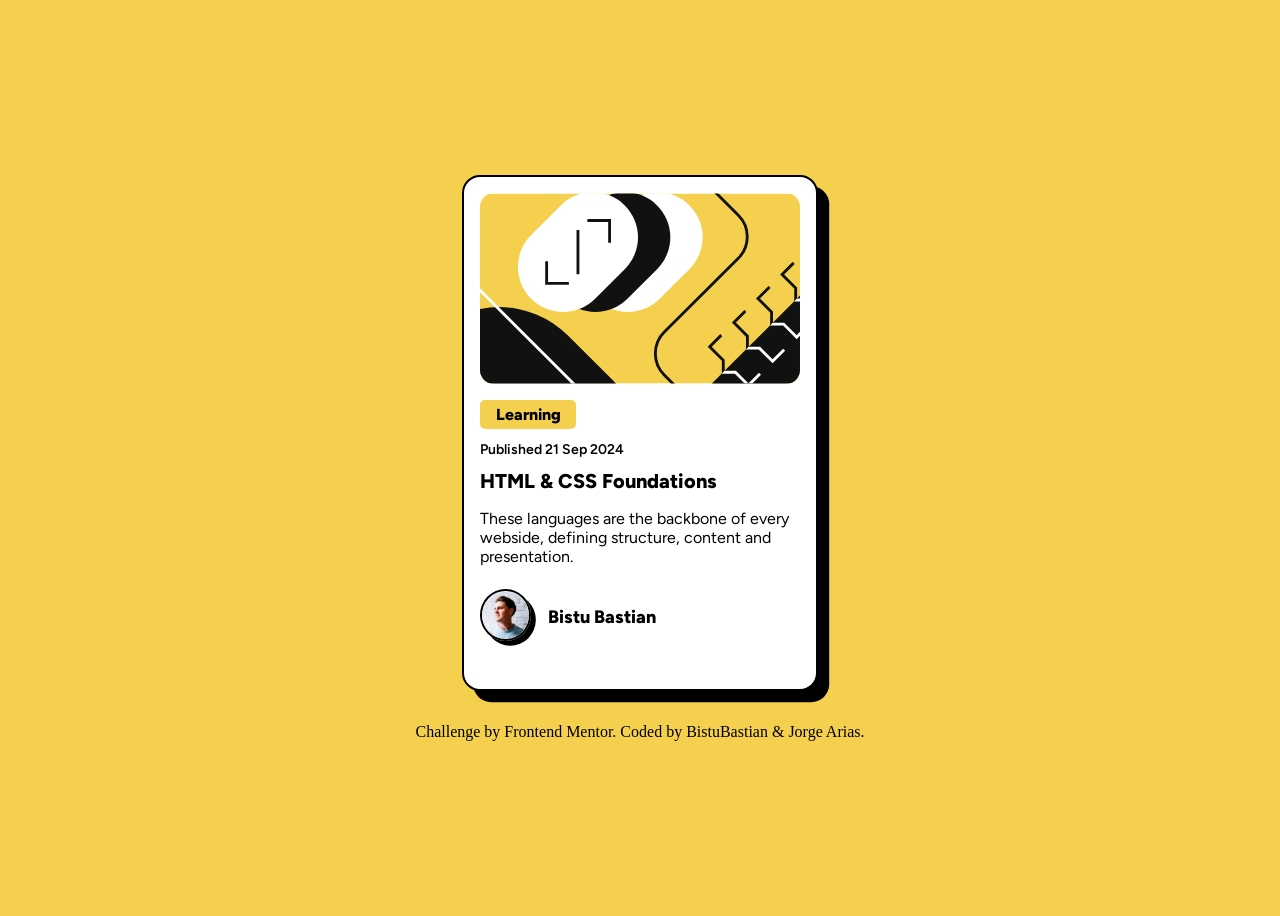
<file: index.html>
<!DOCTYPE html>
<html lang="en">
  <head>
    <meta charset="UTF-8" />
    <meta name="viewport" content="width=device-width, initial-scale=1.0" />
    <!-- displays site properly based on user's device -->
    <link rel="stylesheet" href="css/style.css" />
    <link rel="preconnect" href="https://fonts.googleapis.com" />
    <link rel="preconnect" href="https://fonts.gstatic.com" crossorigin />
    <link
      href="https://fonts.googleapis.com/css2?family=Figtree:ital,wght@0,300..900;1,300..900&display=swap"
      rel="stylesheet"
    />
    <link
      rel="icon"
      type="image/png"
      sizes="32x32"
      href="assets/images/favicon-32x32.png"
    />

    <title>Frontend Mentor | Blog preview card</title>
  </head>

  <body>
    <section>
      <figure>
        <img
          src="assets/images/illustration-article.svg"
          id="img1"
          alt="card_img"
        />
      </figure>
      <button>Learning</button>
      <article>
        <h2>Published 21 Sep 2024</h2>
        <a href="#">HTML & CSS Foundations</a>
        <p>
          These languages are the backbone of every webside, defining structure,
          content and presentation.
        </p>
      </article>
      <div>
        <figure>
          <img
            src="assets/images/image-avatar.webp"
            id="img2"
            alt="user_icon"
          />
        </figure>
        <h4>Bistu Bastian</h4>
      </div>
    </section>
    <footer>
      Challenge by
      <a href="https://www.frontendmentor.io?ref=challenge" target="_blank"
        >Frontend Mentor</a
      >. Coded by
      <a href="https://github.com/BistuBastian" target="_blank">BistuBastian</a>
      &
      <a href="https://github.com/jorgearias2404" target="_blank">Jorge Arias</a
      >.
    </footer>
  </body>
</html>
</file>
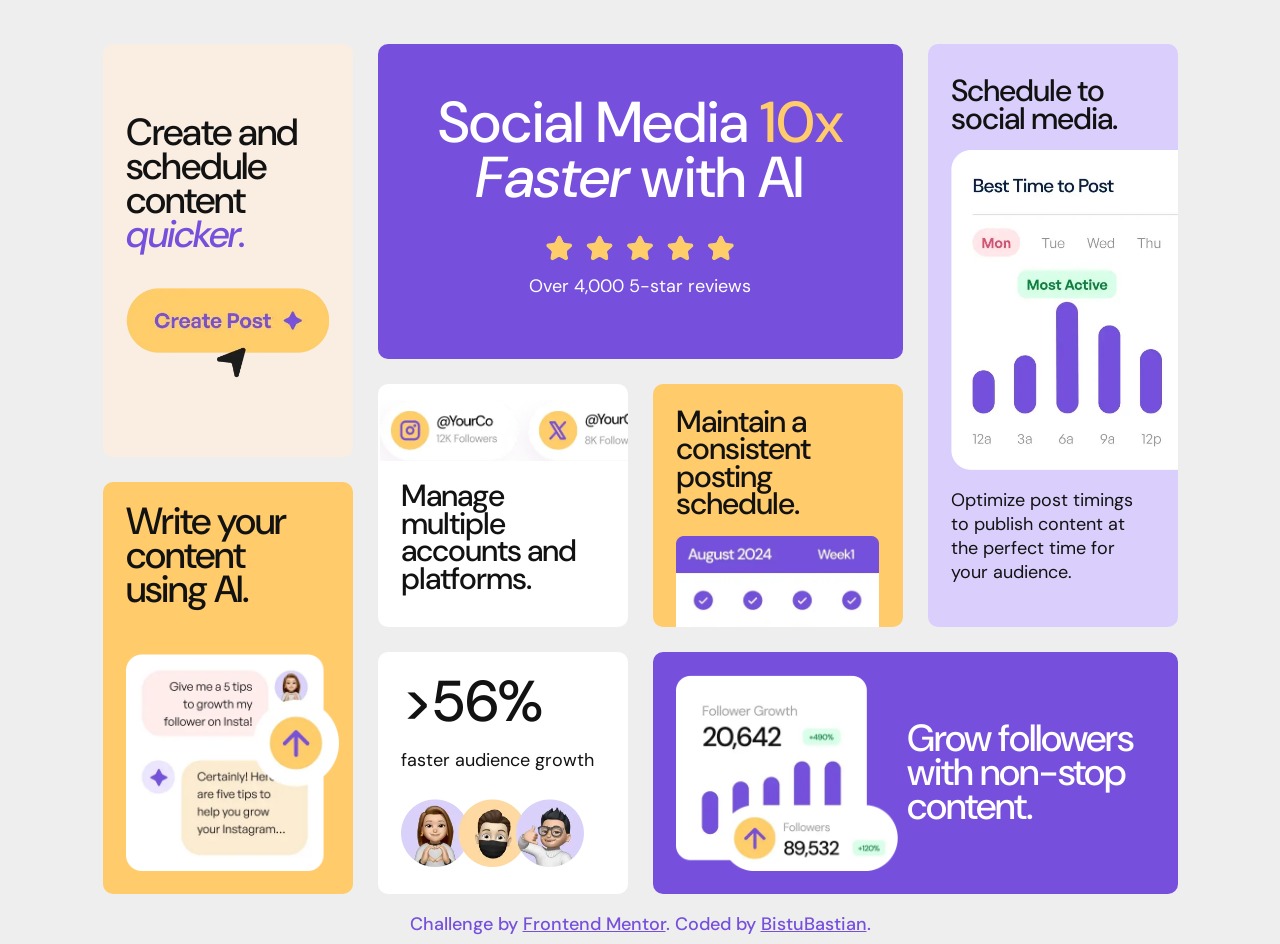
<file: Bento Grid/index.html>
<!DOCTYPE html>
<html lang="en">
  <head>
    <meta charset="UTF-8" />
    <meta name="viewport" content="width=device-width, initial-scale=1.0" />

    <link
      rel="icon"
      type="image/png"
      sizes="32x32"
      href="./assets/images/favicon-32x32.png" />

    <link rel="preconnect" href="https://fonts.googleapis.com" />
    <link rel="preconnect" href="https://fonts.gstatic.com" crossorigin />
    <link
      href="https://fonts.googleapis.com/css2?family=DM+Sans:ital,opsz,wght@0,9..40,100..1000;1,9..40,100..1000&display=swap"
      rel="stylesheet" />

    <link rel="stylesheet" href="css/style.css" />

    <title>Frontend Mentor | Bento grid</title>
  </head>
  <main>
    <section class="main-container">
      <div class="grid-container1">
        <article class="grid-card" id="card1">
          <h1 class="title">
            Social Media <span class="yellow-text">10x </span
            ><span class="italic-text">Faster</span>
            with AI
          </h1>
          <img src="assets/images/illustration-five-stars.webp" alt="" />
          <p class="color-white">Over 4,000 5-star reviews</p>
        </article>
        <article class="grid-card" id="card2">
          <img
            src="assets/images/illustration-multiple-platforms.webp"
            alt="" />
          <h2 class="subtitle">Manage multiple accounts and platforms.</h2>
        </article>
        <article class="grid-card" id="card3">
          <h2 class="subtitle">Maintain a consistent posting schedule.</h2>
          <img
            src="assets/images/illustration-consistent-schedule.webp"
            alt="" />
        </article>
        <article class="grid-card" id="card4">
          <h2 class="subtitle">Schedule to social media.</h2>
          <img src="assets/images/illustration-schedule-posts.webp" alt="" />
          <p>
            Optimize post timings to publish content at the perfect time for
            your audience.
          </p>
        </article>
        <article class="grid-card" id="card5">
          <img src="assets/images/illustration-grow-followers.webp" alt="" />
          <h2 class="big-subtitle">Grow followers with non-stop content.</h2>
        </article>
        <article class="grid-card" id="card6">
          <h2 class="title">>56%</h2>
          <p>faster audience growth</p>
          <img src="assets/images/illustration-audience-growth.webp" alt="" />
        </article>
      </div>
      <div class="grid-container2">
        <article class="grid-card" id="card7">
          <h2 class="big-subtitle">
            Create and schedule content
            <span class="purple-text italic-text">quicker.</span>
          </h2>
          <img src="assets/images/illustration-create-post.webp" alt="" />
        </article>
        <article class="grid-card" id="card8">
          <h2 class="big-subtitle">Write your content using AI.</h2>
          <img src="assets/images/illustration-ai-content.webp" alt="" />
        </article>
      </div>
    </section>

    <div class="attribution">
      Challenge by
      <a href="https://www.frontendmentor.io?ref=challenge">Frontend Mentor</a>.
      Coded by <a href="https://github.com/BistuBastian">BistuBastian</a>.
    </div>
  </main>
</html>
</file>
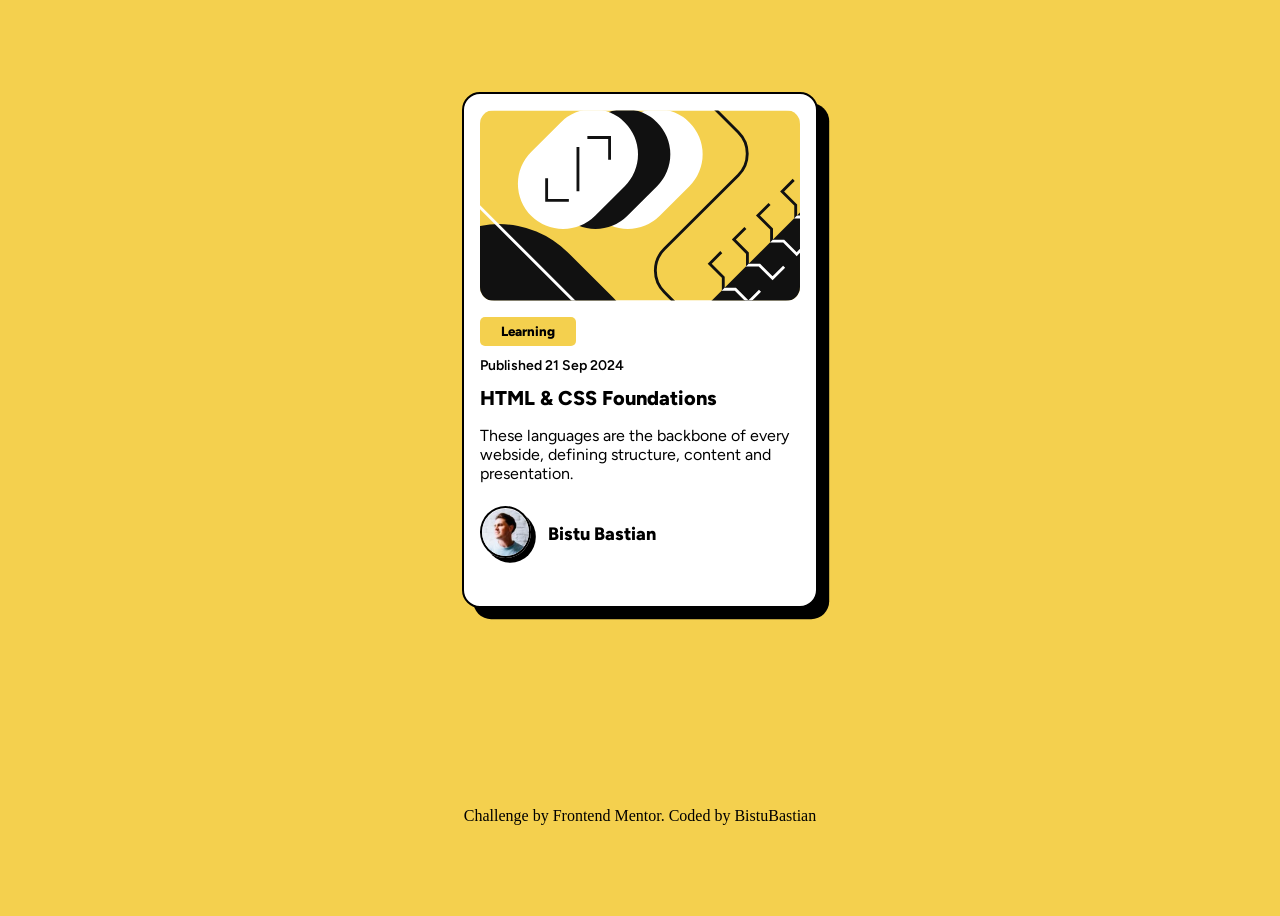
<file: Card Challenge/index.html>
<!DOCTYPE html>
<html lang="en">
  <head>
    <meta charset="UTF-8" />
    <meta name="viewport" content="width=device-width, initial-scale=1.0" />
    <!-- displays site properly based on user's device -->
    <link rel="stylesheet" href="css/style.css" />
    <link rel="preconnect" href="https://fonts.googleapis.com" />
    <link rel="preconnect" href="https://fonts.gstatic.com" crossorigin />
    <link
      href="https://fonts.googleapis.com/css2?family=Figtree:ital,wght@0,300..900;1,300..900&display=swap"
      rel="stylesheet"
    />
    <link
      rel="icon"
      type="image/png"
      sizes="32x32"
      href="assets/images/favicon-32x32.png"
    />

    <title>Frontend Mentor | Blog preview card</title>
  </head>

  <body>
    <section>
      <figure>
        <img
          src="assets/images/illustration-article.svg"
          id="img1"
          alt="card_img"
        />
      </figure>
      <button>Learning</button>
      <article>
        <h2>Published 21 Sep 2024</h2>
        <a href="#">HTML & CSS Foundations</a>
        <p>
          These languages are the backbone of every webside, defining structure,
          content and presentation.
        </p>
      </article>
      <div>
        <figure>
          <img
            src="assets/images/image-avatar.webp"
            id="img2"
            alt="user_icon"
          />
        </figure>
        <h4>Bistu Bastian</h4>
      </div>
    </section>
    <footer>
      Challenge by
      <a href="https://www.frontendmentor.io?ref=challenge" target="_blank"
        >Frontend Mentor</a
      >. Coded by
      <a href="https://github.com/BistuBastian" target="_blank">BistuBastian</a>
  </body>
</html>
</file>
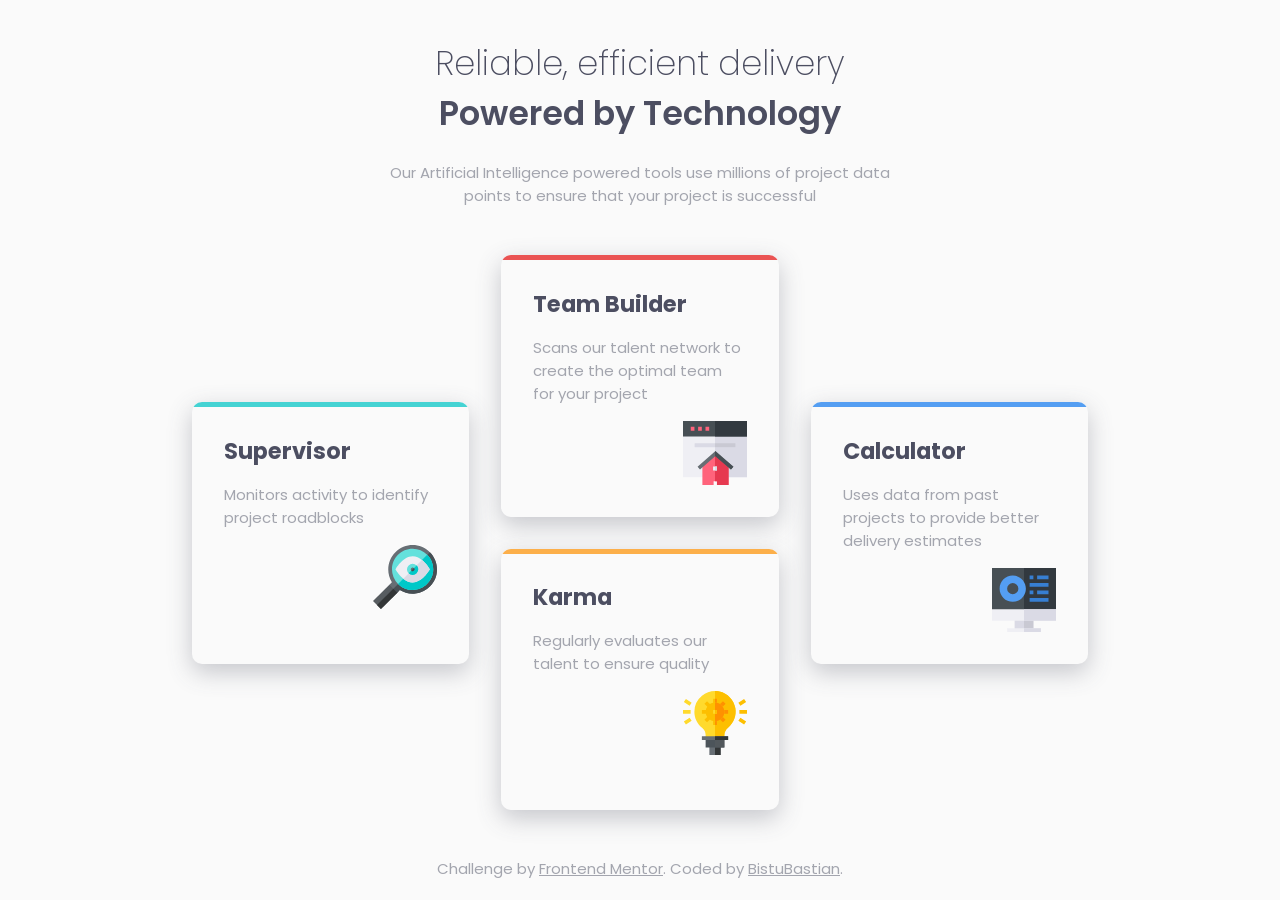
<file: Four Card Feature Section/index.html>
<!DOCTYPE html>
<html lang="en">
  <head>
    <meta charset="UTF-8" />
    <meta name="viewport" content="width=device-width, initial-scale=1.0" />
    <!-- displays site properly based on user's device -->

    <link
      rel="icon"
      type="image/png"
      sizes="32x32"
      href="./images/favicon-32x32.png"
    />

    <title>Frontend Mentor | Four card feature section</title>

    <link rel="stylesheet" href="css/style.css" />

    <link rel="preconnect" href="https://fonts.googleapis.com" />
    <link rel="preconnect" href="https://fonts.gstatic.com" crossorigin />
    <link
      href="https://fonts.googleapis.com/css2?family=Poppins:ital,wght@0,100;0,200;0,300;0,400;0,500;0,600;0,700;0,800;0,900;1,100;1,200;1,300;1,400;1,500;1,600;1,700;1,800;1,900&display=swap"
      rel="stylesheet"
    />
  </head>
  <body>
    <div class="presentation-text">
      <h1>
        <span class="h1-thin">Reliable, efficient delivery</span><br />
        <strong class="strong1">Powered by Technology</strong>
      </h1>
      <p class="text1">
        Our Artificial Intelligence powered tools use millions of project data
        points to ensure that your project is successful
      </p>
    </div>
    <div class="grid-container">
      <div class="grid-card" id="item1">
        <div class="head-line" id="line1"></div>
        <h2 class="card-title">Supervisor</h2>
        <p class="card-text">
          Monitors activity to identify project roadblocks
        </p>
        <img src="images/icon-supervisor.svg" class="card-img" />
      </div>
      <div class="grid-card" id="item2">
        <div class="head-line" id="line2"></div>
        <h2 class="card-title">Team Builder</h2>
        <p class="card-text">
          Scans our talent network to create the optimal team for your project
        </p>
        <img src="images/icon-team-builder.svg" class="card-img" />
      </div>
      <div class="grid-card" id="item3">
        <div class="head-line" id="line3"></div>
        <h2 class="card-title">Karma</h2>
        <p class="card-text">
          Regularly evaluates our talent to ensure quality
        </p>
        <img src="images/icon-karma.svg" class="card-img" />
      </div>
      <div class="grid-card" id="item4">
        <div class="head-line" id="line4"></div>
        <h2 class="card-title">Calculator</h2>
        <p class="card-text">
          Uses data from past projects to provide better delivery estimates
        </p>
        <img src="images/icon-calculator.svg" class="card-img" />
      </div>
    </div>

    <footer>
      <p class="attribution">
        Challenge by
        <a href="https://www.frontendmentor.io?ref=challenge" target="_blank"
          >Frontend Mentor</a
        >. Coded by <a href="https://github.com/BistuBastian">BistuBastian</a>.
      </p>
    </footer>
  </body>
</html>
</file>
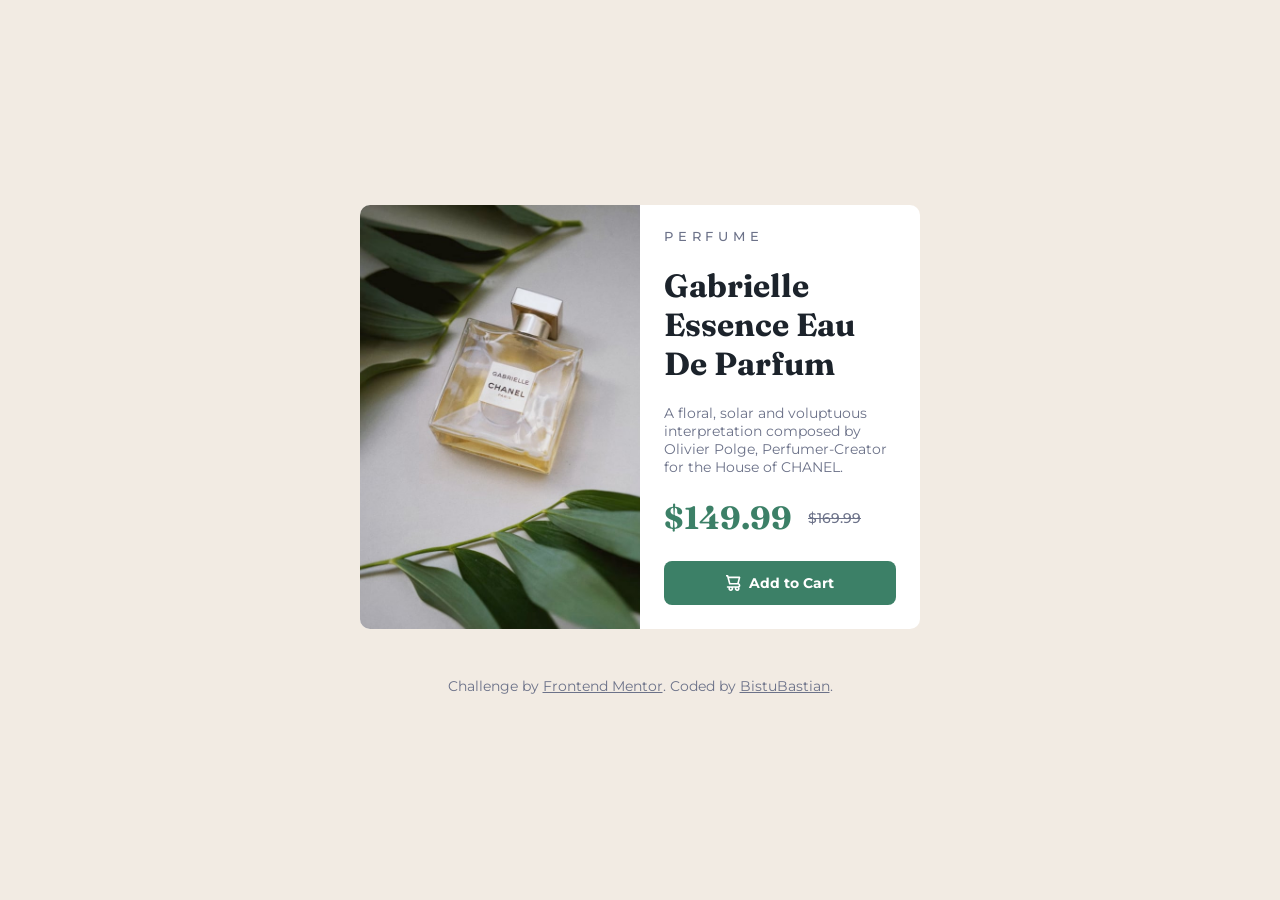
<file: Product Preview Card/index.html>
<!DOCTYPE html>
<html lang="en">
  <head>
    <meta charset="UTF-8" />
    <meta name="viewport" content="width=device-width, initial-scale=1.0" />
    <!-- displays site properly based on user's device -->

    <link
      rel="icon"
      type="image/png"
      sizes="32x32"
      href="./images/favicon-32x32.png"
    />

    <link rel="preconnect" href="https://fonts.googleapis.com" />
    <link rel="preconnect" href="https://fonts.gstatic.com" crossorigin />
    <link
      href="https://fonts.googleapis.com/css2?family=Fraunces:ital,opsz,wght@0,9..144,100..900;1,9..144,100..900&family=Inter:ital,opsz,wght@0,14..32,100..900;1,14..32,100..900&family=Outfit:wght@100..900&display=swap"
      rel="stylesheet"
    />

    <link rel="preconnect" href="https://fonts.googleapis.com" />
    <link rel="preconnect" href="https://fonts.gstatic.com" crossorigin />
    <link
      href="https://fonts.googleapis.com/css2?family=Fraunces:ital,opsz,wght@0,9..144,100..900;1,9..144,100..900&family=Inter:ital,opsz,wght@0,14..32,100..900;1,14..32,100..900&family=Montserrat:ital,wght@0,100..900;1,100..900&family=Outfit:wght@100..900&display=swap"
      rel="stylesheet"
    />

    <link rel="stylesheet" href="css/style.css" />

    <title>Frontend Mentor | Product preview card component</title>

    <!-- Feel free to remove these styles or customise in your own stylesheet 👍 -->
  </head>
  <body>
    <div class="container">
      <div class="product-img"></div>
      <div class="product-info">
        <h2 class="product-type">PERFUME</h2>
        <h1 class="product-name">Gabrielle Essence Eau De Parfum</h1>
        <p class="product-description">
          A floral, solar and voluptuous interpretation composed by Olivier
          Polge, Perfumer-Creator for the House of CHANEL.
        </p>
        <div class="prices">
          <h3 class="actual-price">$149.99</h3>
          <h4 class="previous-price">$169.99</h4>
        </div>
        <a href="#" class="add-to-cart">
          <svg width="15" height="16" xmlns="http://www.w3.org/2000/svg">
            <path
              d="M14.383 10.388a2.397 2.397 0 0 0-1.518-2.222l1.494-5.593a.8.8 0 0 0-.144-.695.8.8 0 0 0-.631-.28H2.637L2.373.591A.8.8 0 0 0 1.598 0H0v1.598h.983l1.982 7.4a.8.8 0 0 0 .799.59h8.222a.8.8 0 0 1 0 1.599H1.598a.8.8 0 1 0 0 1.598h.943a2.397 2.397 0 1 0 4.507 0h1.885a2.397 2.397 0 1 0 4.331-.376 2.397 2.397 0 0 0 1.12-2.021ZM11.26 7.99H4.395L3.068 3.196h9.477L11.26 7.991Zm-6.465 6.392a.8.8 0 1 1 0-1.598.8.8 0 0 1 0 1.598Zm6.393 0a.8.8 0 1 1 0-1.598.8.8 0 0 1 0 1.598Z"
              fill="#FFF"
            />
          </svg>
          Add to Cart
        </a>
      </div>
    </div>

    <div class="attribution">
      Challenge by
      <a href="https://www.frontendmentor.io?ref=challenge" target="_blank"
        >Frontend Mentor</a
      >. Coded by <a href="https://github.com/BistuBastian">BistuBastian</a>.
    </div>
  </body>
</html>
</file>
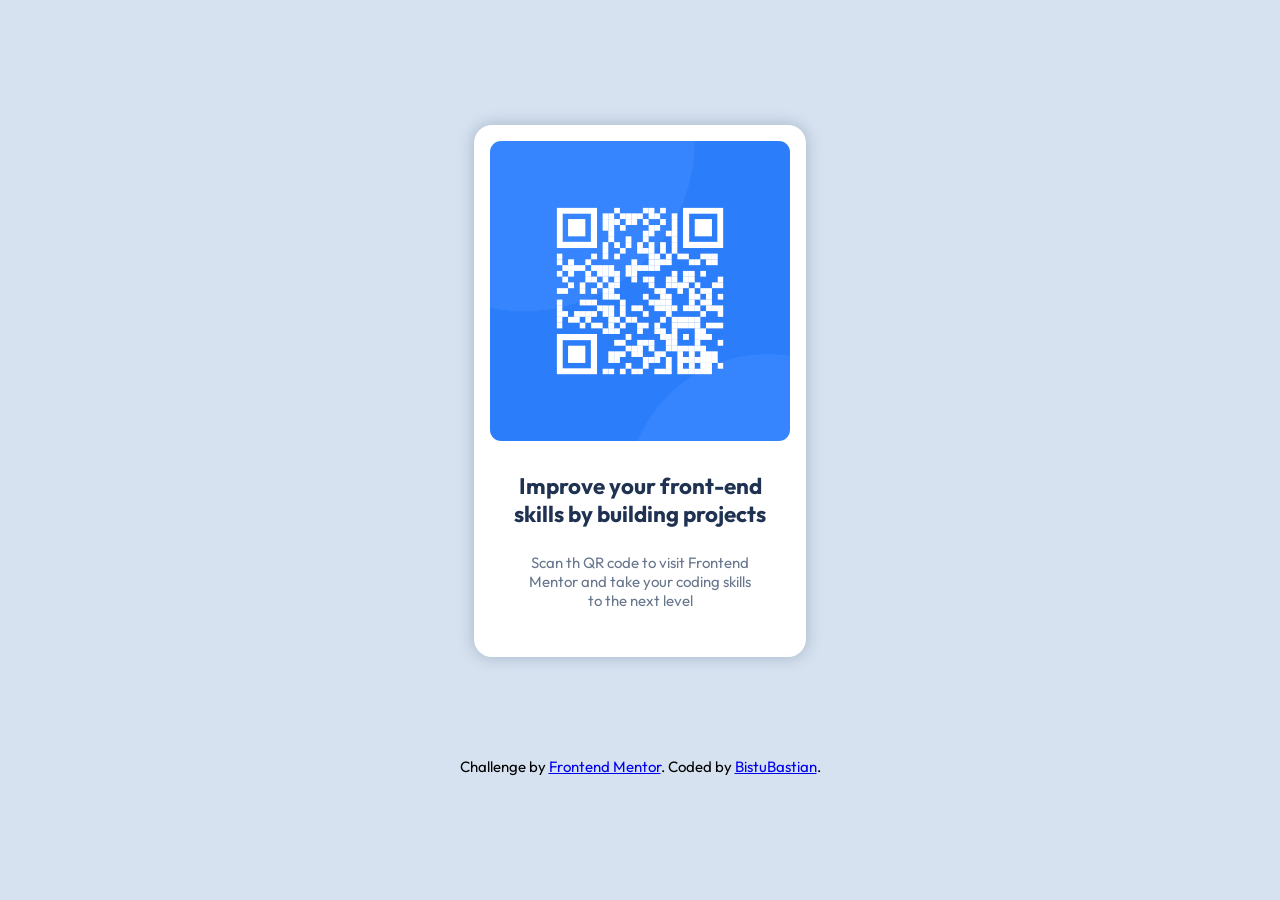
<file: QR Code/index.html>
<!DOCTYPE html>
<html lang="en">
  <head>
    <meta charset="UTF-8" />
    <meta name="viewport" content="width=device-width, initial-scale=1.0" />
    <!-- displays site properly based on user's device -->

    <link
      rel="icon"
      type="image/png"
      sizes="32x32"
      href="./images/favicon-32x32.png"
    />

    <link rel="preconnect" href="https://fonts.googleapis.com" />
    <link rel="preconnect" href="https://fonts.gstatic.com" crossorigin />
    <link
      href="https://fonts.googleapis.com/css2?family=Outfit:wght@100..900&display=swap"
      rel="stylesheet"
    />

    <link rel="stylesheet" href="styles/style.css" />

    <title>Frontend Mentor | QR code component</title>
  </head>

  <body>
    <div class="container">
      <img
        src="images/image-qr-code.png"
        alt="qr of Frontent Mentor"
        class="qr-img"
      />
      <h1>Improve your front-end skills by building projects</h1>
      <p>
        Scan th QR code to visit Frontend Mentor and take your coding skills to
        the next level
      </p>
    </div>

    <div class="attribution">
      Challenge by
      <a href="https://www.frontendmentor.io?ref=challenge" target="_blank"
        >Frontend Mentor</a
      >. Coded by <a href="https://github.com/BistuBastian">BistuBastian</a>.
    </div>
  </body>
</html>
</file>
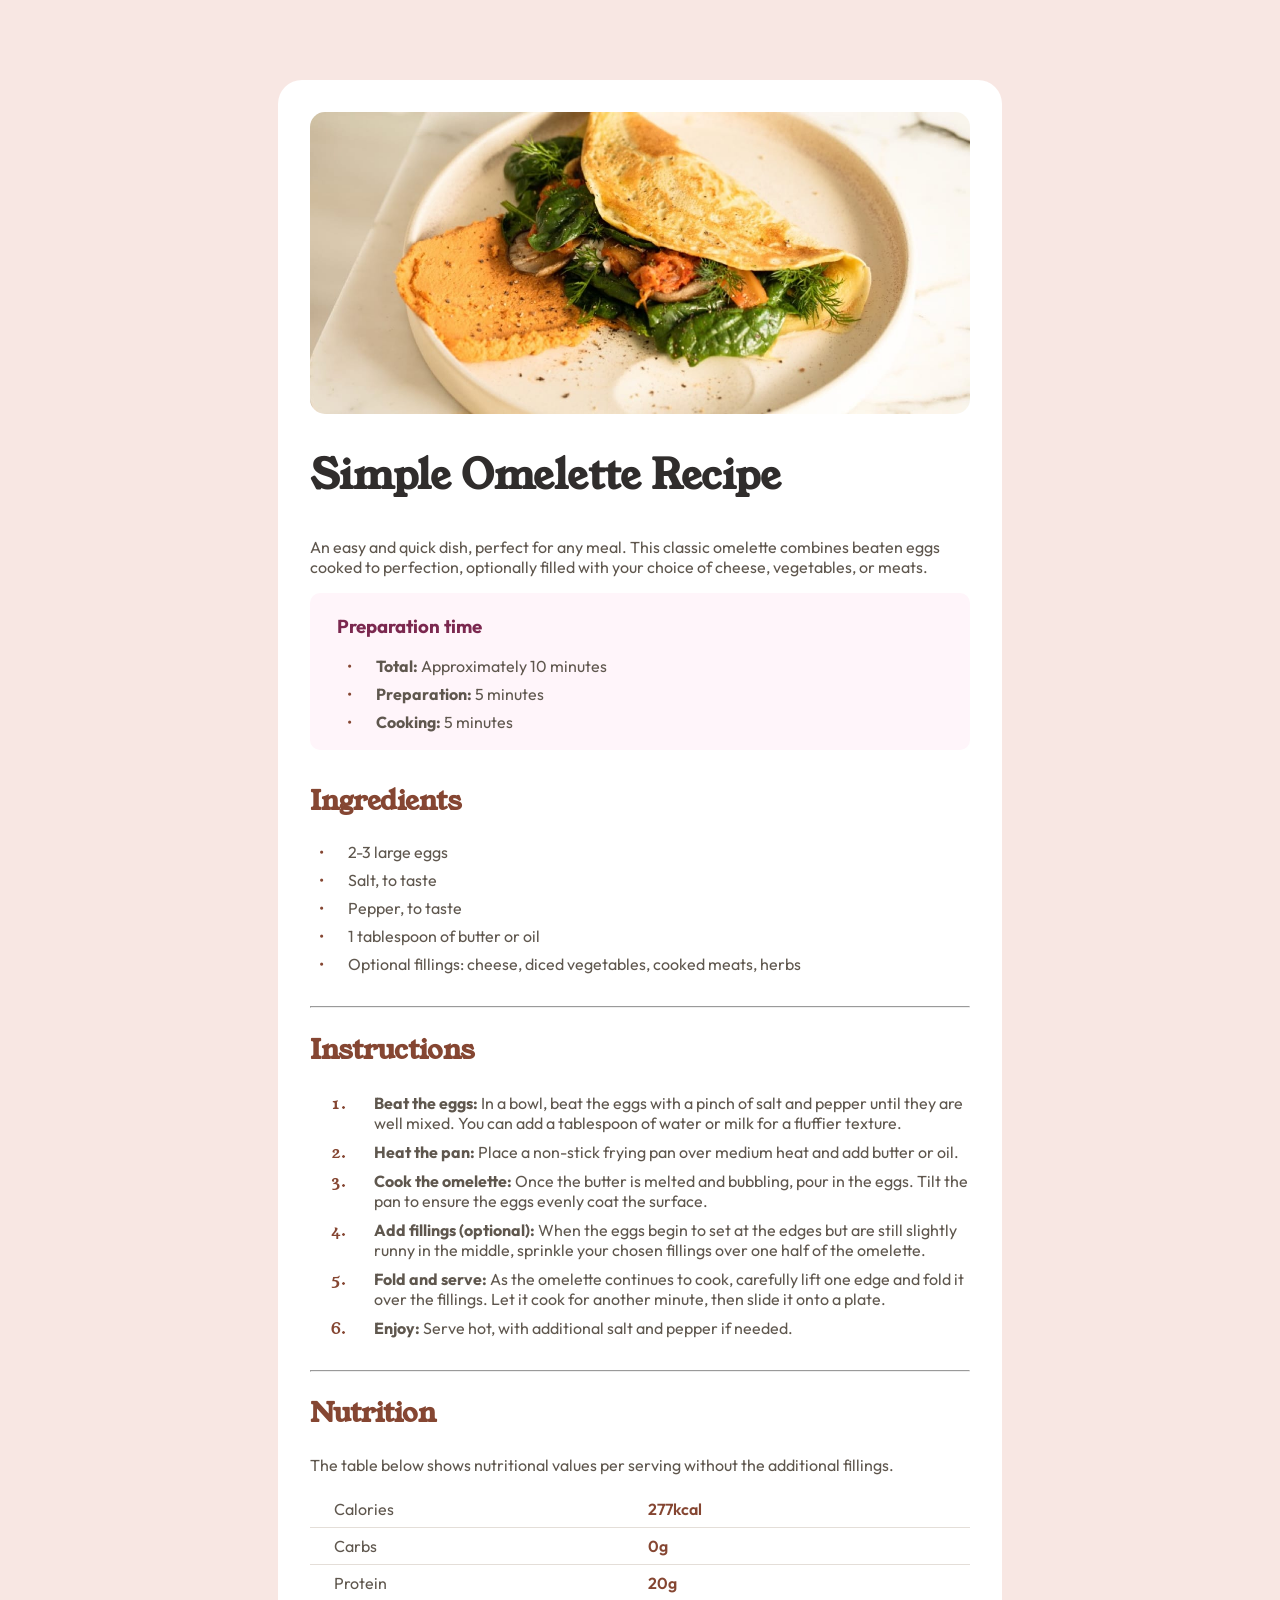
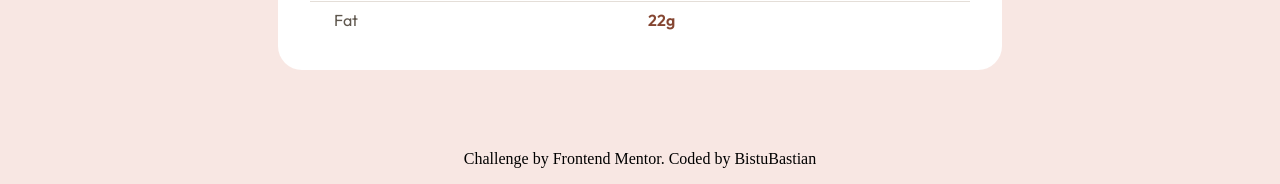
<file: Recipe Page/index.html>
<!DOCTYPE html>
<html lang="en">
  <head>
    <meta charset="UTF-8" />
    <meta name="viewport" content="width=device-width, initial-scale=1.0" />
    <!-- displays site properly based on user's device -->

    <link
      rel="icon"
      type="image/png"
      sizes="32x32"
      href="./assets/images/favicon-32x32.png"
    />

    <link rel="stylesheet" href="css/style.css" />

    <link rel="preconnect" href="https://fonts.googleapis.com" />
    <link rel="preconnect" href="https://fonts.gstatic.com" crossorigin />

    <link
      href="https://fonts.googleapis.com/css2?family=Young+Serif&display=swap"
      rel="stylesheet"
    />
    <link
      href="https://fonts.googleapis.com/css2?family=Outfit:wght@100..900&display=swap"
      rel="stylesheet"
    />

    <title>Frontend Mentor | Recipe page</title>
  </head>

  <body>
    <section>
      <figure>
        <img
          src="assets/images/image-omelette.jpeg"
          id="head_img"
          alt="omelette image"
        />
      </figure>
      <h1>Simple Omelette Recipe</h1>
      <p>
        An easy and quick dish, perfect for any meal. This classic omelette
        combines beaten eggs cooked to perfection, optionally filled with your
        choice of cheese, vegetables, or meats.
      </p>
      <div>
        <h3>Preparation time</h3>
        <ul>
          <li><strong>Total: </strong>Approximately 10 minutes</li>
          <li><strong>Preparation: </strong>5 minutes</li>
          <li><strong>Cooking: </strong>5 minutes</li>
        </ul>
      </div>
      <h2>Ingredients</h2>
      <ul>
        <li>2-3 large eggs</li>
        <li>Salt, to taste</li>
        <li>Pepper, to taste</li>
        <li>1 tablespoon of butter or oil</li>
        <li>
          Optional fillings: cheese, diced vegetables, cooked meats, herbs
        </li>
      </ul>
      <hr />
      <h2>Instructions</h2>
      <ol>
        <li>
          <strong>Beat the eggs: </strong>In a bowl, beat the eggs with a pinch
          of salt and pepper until they are well mixed. You can add a tablespoon
          of water or milk for a fluffier texture.
        </li>
        <li>
          <strong>Heat the pan: </strong>Place a non-stick frying pan over
          medium heat and add butter or oil.
        </li>
        <li>
          <strong>Cook the omelette: </strong>Once the butter is melted and
          bubbling, pour in the eggs. Tilt the pan to ensure the eggs evenly
          coat the surface.
        </li>
        <li>
          <strong>Add fillings (optional): </strong>When the eggs begin to set
          at the edges but are still slightly runny in the middle, sprinkle your
          chosen fillings over one half of the omelette.
        </li>
        <li>
          <strong>Fold and serve: </strong>As the omelette continues to cook,
          carefully lift one edge and fold it over the fillings. Let it cook for
          another minute, then slide it onto a plate.
        </li>
        <li>
          <strong>Enjoy: </strong>Serve hot, with additional salt and pepper if
          needed.
        </li>
      </ol>
      <hr />
      <h2>Nutrition</h2>
      <p>
        The table below shows nutritional values per serving without the
        additional fillings.
      </p>
      <table>
        <tr>
          <td>Calories</td>
          <td>277kcal</td>
        </tr>
        <tr>
          <td>Carbs</td>
          <td>0g</td>
        </tr>
        <tr>
          <td>Protein</td>
          <td>20g</td>
        </tr>
        <tr>
          <td>Fat</td>
          <td>22g</td>
        </tr>
      </table>
    </section>

    <footer>
      Challenge by
      <a href="https://www.frontendmentor.io?ref=challenge" target="_blank"
        >Frontend Mentor</a
      >. Coded by
      <a href="https://github.com/BistuBastian" target="_blank">BistuBastian</a>
    </footer>
  </body>
</html>
</file>
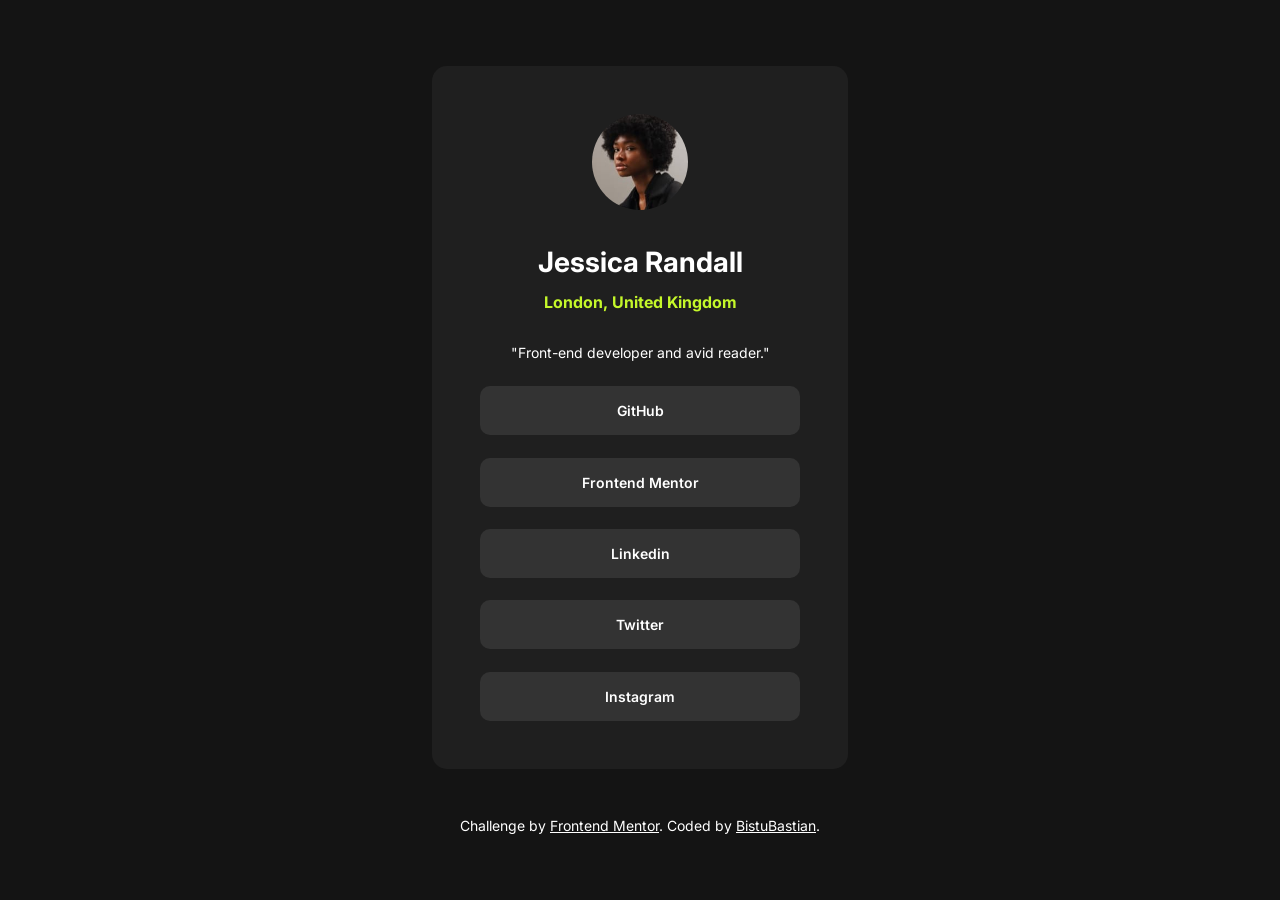
<file: Social Links/index.html>
<!DOCTYPE html>
<html lang="en">
  <head>
    <meta charset="UTF-8" />
    <meta name="viewport" content="width=device-width, initial-scale=1.0" />
    <!-- displays site properly based on user's device -->

    <link
      rel="icon"
      type="image/png"
      sizes="32x32"
      href="./assets/images/favicon-32x32.png"
    />

    <link rel="preconnect" href="https://fonts.googleapis.com" />
    <link rel="preconnect" href="https://fonts.gstatic.com" crossorigin />
    <link
      href="https://fonts.googleapis.com/css2?family=Inter:ital,opsz,wght@0,14..32,100..900;1,14..32,100..900&family=Outfit:wght@100..900&display=swap"
      rel="stylesheet"
    />

    <title>Frontend Mentor | Social links profile</title>

    <link rel="stylesheet" href="css/style.css" />
  </head>
  <body>
    <div class="container">
      <div class="user-info">
        <img src="assets/images/avatar-jessica.jpeg" class="user-pic" />
        <div class="user-data">
          <h1 class="username">Jessica Randall</h1>
          <h2 class="user-location">London, United Kingdom</h2>
          <p class="user-bio">"Front-end developer and avid reader."</p>
        </div>
      </div>
      <div class="social-links">
        <a href="https://github.com/BistuBastian" target="_blank" class="link"
          >GitHub</a
        >
        <a
          href="https://www.frontendmentor.io/profile/BistuBastian"
          target="_blank"
          class="link"
          >Frontend Mentor</a
        >
        <a
          href="https://www.youtube.com/watch?v=dQw4w9WgXcQ"
          target="_blank"
          class="link"
          >Linkedin</a
        >
        <a
          href="https://www.youtube.com/watch?v=dQw4w9WgXcQ"
          target="_blank"
          class="link"
          >Twitter</a
        >
        <a
          href="https://www.instagram.com/11sebastian24/profilecard/?igsh=NjRtM2NuYXhkbDFv"
          target="_blank"
          class="link"
          >Instagram</a
        >
      </div>
    </div>

    <div class="attribution">
      Challenge by
      <a href="https://www.frontendmentor.io?ref=challenge" target="_blank"
        >Frontend Mentor</a
      >. Coded by
      <a href="https://github.com/BistuBastian" target="_blank">BistuBastian</a
      >.
    </div>
  </body>
</html>
</file>
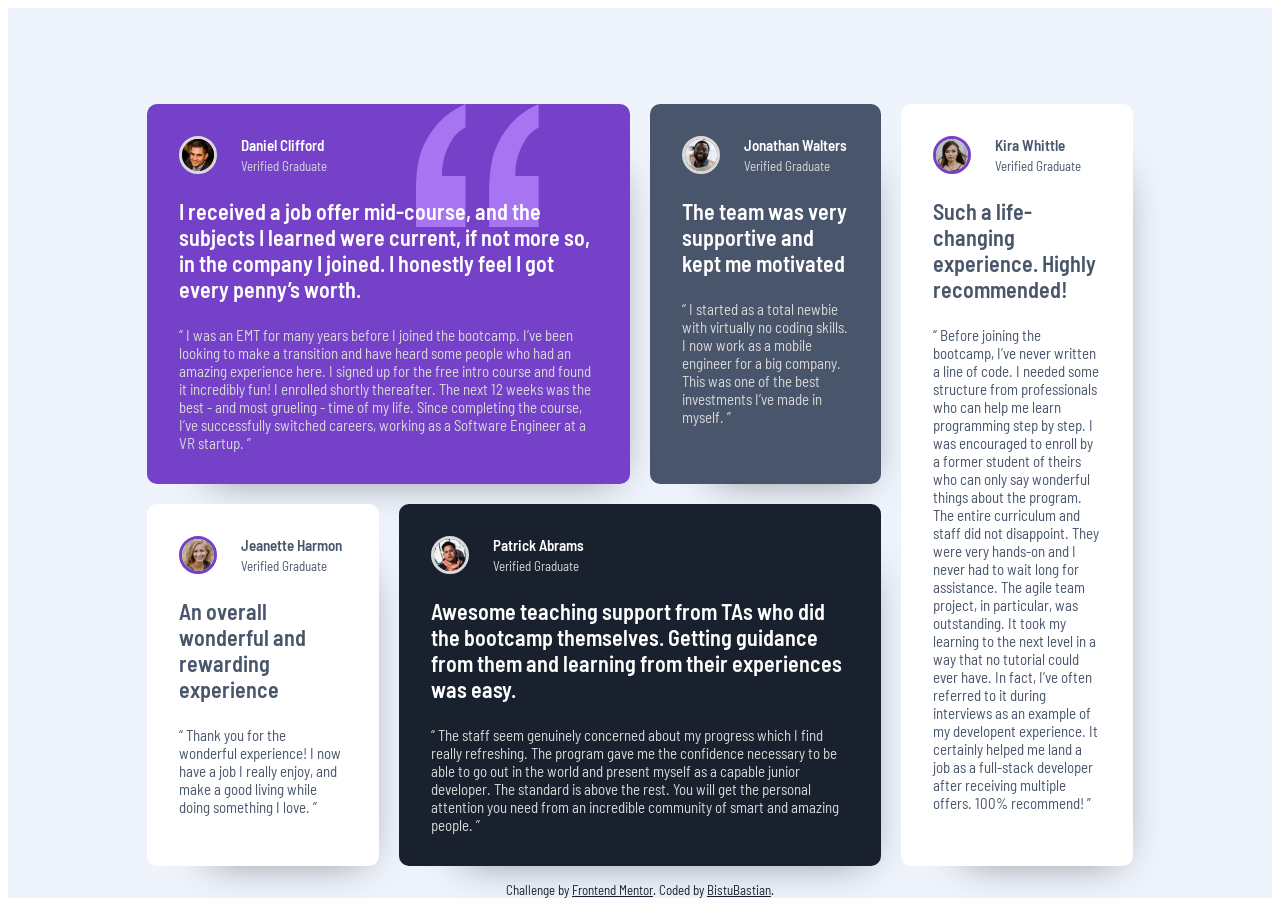
<file: Testimonials Grid Section/index.html>
<!DOCTYPE html>
<html lang="en">
  <head>
    <meta charset="UTF-8" />
    <meta name="viewport" content="width=device-width, initial-scale=1.0" />
    <!-- displays site properly based on user's device -->

    <link
      rel="icon"
      type="image/png"
      sizes="32x32"
      href="./images/favicon-32x32.png"
    />

    <title>Frontend Mentor | [Challenge Name Here]</title>

    <link rel="stylesheet" href="css/style.css" />

    <link rel="preconnect" href="https://fonts.googleapis.com" />
    <link rel="preconnect" href="https://fonts.gstatic.com" crossorigin />
    <link
      href="https://fonts.googleapis.com/css2?family=Barlow+Semi+Condensed:ital,wght@0,100;0,200;0,300;0,400;0,500;0,600;0,700;0,800;0,900;1,100;1,200;1,300;1,400;1,500;1,600;1,700;1,800;1,900&display=swap"
      rel="stylesheet"
    />
  </head>
  <main>
    <section class="grid-container">
      <article class="testimonial-card" id="card1">
        <img src="images/bg-pattern-quotation.svg" alt="" class="comillas" />
        <div class="card-header">
          <img src="images/image-daniel.jpg" alt="" class="card-pic" />
          <div class="user-testimony">
            <p class="name">Daniel Clifford</p>
            <p class="graduate">Verified Graduate</p>
          </div>
        </div>
        <p class="testimonial-introduction">
          I received a job offer mid-course, and the subjects I learned were
          current, if not more so, in the company I joined. I honestly feel I
          got every penny’s worth.
        </p>
        <p class="testimony">
          “ I was an EMT for many years before I joined the bootcamp. I’ve been
          looking to make a transition and have heard some people who had an
          amazing experience here. I signed up for the free intro course and
          found it incredibly fun! I enrolled shortly thereafter. The next 12
          weeks was the best - and most grueling - time of my life. Since
          completing the course, I’ve successfully switched careers, working as
          a Software Engineer at a VR startup. ”
        </p>
      </article>
      <article class="testimonial-card" id="card2">
        <div class="card-header">
          <img src="images/image-jonathan.jpg" alt="" class="card-pic" />
          <div class="user-testimony">
            <p class="name">Jonathan Walters</p>
            <p class="graduate">Verified Graduate</p>
          </div>
        </div>
        <p class="testimonial-introduction">
          The team was very supportive and kept me motivated
        </p>
        <p class="testimony">
          “ I started as a total newbie with virtually no coding skills. I now
          work as a mobile engineer for a big company. This was one of the best
          investments I’ve made in myself. ”
        </p>
      </article>
      <article class="testimonial-card" id="card3">
        <div class="card-header">
          <img src="images/image-jeanette.jpg" alt="" class="card-pic" />
          <div class="user-testimony">
            <p class="name">Jeanette Harmon</p>
            <p class="graduate">Verified Graduate</p>
          </div>
        </div>
        <p class="testimonial-introduction">
          An overall wonderful and rewarding experience
        </p>
        <p class="testimony">
          “ Thank you for the wonderful experience! I now have a job I really
          enjoy, and make a good living while doing something I love. ”
        </p>
      </article>
      <article class="testimonial-card" id="card4">
        <div class="card-header">
          <img src="images/image-patrick.jpg" alt="" class="card-pic" />
          <div class="user-testimony">
            <p class="name">Patrick Abrams</p>
            <p class="graduate">Verified Graduate</p>
          </div>
        </div>
        <p class="testimonial-introduction">
          Awesome teaching support from TAs who did the bootcamp themselves.
          Getting guidance from them and learning from their experiences was
          easy.
        </p>
        <p class="testimony">
          “ The staff seem genuinely concerned about my progress which I find
          really refreshing. The program gave me the confidence necessary to be
          able to go out in the world and present myself as a capable junior
          developer. The standard is above the rest. You will get the personal
          attention you need from an incredible community of smart and amazing
          people. ”
        </p>
      </article>
      <article class="testimonial-card" id="card5">
        <div class="card-header">
          <img src="images/image-kira.jpg" alt="" class="card-pic" />
          <div class="user-testimony">
            <p class="name">Kira Whittle</p>
            <p class="graduate">Verified Graduate</p>
          </div>
        </div>
        <p class="testimonial-introduction">
          Such a life-changing experience. Highly recommended!
        </p>
        <p class="testimony">
          “ Before joining the bootcamp, I’ve never written a line of code. I
          needed some structure from professionals who can help me learn
          programming step by step. I was encouraged to enroll by a former
          student of theirs who can only say wonderful things about the program.
          The entire curriculum and staff did not disappoint. They were very
          hands-on and I never had to wait long for assistance. The agile team
          project, in particular, was outstanding. It took my learning to the
          next level in a way that no tutorial could ever have. In fact, I’ve
          often referred to it during interviews as an example of my developent
          experience. It certainly helped me land a job as a full-stack
          developer after receiving multiple offers. 100% recommend! ”
        </p>
      </article>
    </section>

    <div class="attribution">
      Challenge by
      <a href="https://www.frontendmentor.io?ref=challenge" target="_blank"
        >Frontend Mentor</a
      >. Coded by
      <a href="https://www.frontendmentor.io/profile/BistuBastian"
        >BistuBastian</a
      >.
    </div>
  </main>
</html>
</file>
<file: css/style.css>
:root {
  --Yellow: hsl(47, 88%, 63%);
  --White: hsl(0, 0%, 100%);
  --Gray_1: hsl(0, 0%, 42%);
  --Gray_2: hsl(0, 0%, 7%);
}

* {
  font-size: 16px;
}

body {
  height: 100%;
  background-color: var(--Yellow);
  display: flex;
  flex-direction: column;
  justify-content: center;
  align-items: center;
  height: 100vh;
}

section {
  font-family: Figtree;
  height: 30rem;
  width: 20rem;
  background-color: var(--White);
  border: solid 2px #000;
  padding: 1rem;
  border-radius: 18px;
  box-shadow: 0.7rem 0.7rem 0rem;
}

/* ------------------ IMG 1 ------------------ */

section figure {
  margin: 0;
}

#img1 {
  display: flex;
  width: 100%;
  border-radius: 14px;
  margin-bottom: 1rem;
}

/* ------------------ BUTTON ------------------ */

section button {
  height: 1.8rem;
  width: 6rem;
  font-family: Figtree;
  font-weight: 800;
  background-color: var(--Yellow);
  border: none;
  border-radius: 5px;
  transition: 0.3s;
}

section button:hover {
  color: var(--Yellow);
  background-color: #000;
  transition: 0.3s;
}

/* ------------------ TEXTO ------------------ */

section article h2 {
  font-size: 14px;
  font-weight: 600;
}

section article a {
  text-decoration: none;
  color: #000;
  font-size: 20px;
  font-weight: 800;
}

section article a:active {
  color: var(--Yellow);
}

/* ------------------ USER ------------------ */

section div {
  display: flex;
  width: 55%;
  justify-content: space-between;
  align-items: center;
}

section div figure img {
  height: 3rem;
  border: #000 2px solid;
  border-radius: 50%;
  box-shadow: 0.3rem 0.3rem 0;
}

section div h4 {
  font-size: 18px;
  font-weight: 800;
}

/* ------------------ FOOTER ------------------ */

footer {
  margin-top: 2rem;
}

footer a {
  position: relative;
  text-decoration: none;
  color: #000;
}

footer a:hover {
  text-decoration: underline;
  transition: 0.3s;
}
</file>
<file: Bento Grid/css/style.css>
:root {
  --Purple100: hsl(254, 88%, 90%);
  --Purple500: hsl(256, 67%, 59%);

  --Yellow100: hsl(31, 66%, 93%);
  --Yellow500: hsl(39, 100%, 71%);

  --White: hsl(0, 0%, 100%);
  --Black: hsl(0, 0%, 7%);

  font-family: "DM Sans";
  font-size: 18px;
  font-weight: 400;

  background-color: #eee;
}

/* ========================= MAIN FORMAT ========================= */
main {
  display: flex;
  flex-direction: column;

  align-items: center;

  min-height: 98vh;
  width: 100%;

  margin: 0;
  padding: 0;

  color: var(--Black);

  background-color: #eee;
}

/* ========================= TEXT'S FORMAT ========================= */
.title {
  margin: 0;
  margin-bottom: 1.5rem;

  text-align: center;
  font-size: 3.2rem;
  font-weight: 500;
  line-height: 95%;
}
.big-subtitle {
  margin: 0;

  font-family: "DM Sans";
  font-size: 2.1rem;
  font-weight: 500;
  line-height: 90%;
  letter-spacing: -1px;
}
.subtitle {
  margin: 0;
  margin-bottom: 1rem;

  font-family: "DM Sans";
  font-size: 1.7rem;
  font-weight: 500;
  line-height: 90%;
  letter-spacing: -1px;
}
.yellow-text {
  color: var(--Yellow500);
}
.purple-text {
  color: var(--Purple500);
}
.italic-text {
  font-style: italic;
}
p {
  margin: 0.5rem 0;
}

/* ========================= CONTAINERS ========================= */
.main-container {
  display: flex;
  flex-direction: row-reverse;

  align-items: center;
  justify-content: center;

  margin: 2rem 0 1rem 0;
  padding: 0;

  width: auto;
  height: auto;
}
.grid-container1 {
  display: grid;
  grid-template-columns: 1fr 1fr 1fr;
  grid-template-rows: 1.3fr 1fr 1fr;
  gap: 25px 25px;
  grid-template-areas:
    "card1 card1 card4"
    "card2 card3 card4"
    "card6 card5 card5";
  width: 800px;
  height: 850px;
}
.grid-container2 {
  display: grid;
  grid-auto-rows: 1fr;
  grid-template-columns: 1fr;
  grid-template-rows: 1fr 1fr;
  gap: 25px 25px;
  grid-template-areas:
    "card7"
    "card8";
  width: 250px;
  height: 850px;

  margin-right: 25px;
}

/* ========================= CARD'S GRID ========================= */
.grid-card {
  display: flex;
  flex-direction: column;
  align-items: center;
  justify-content: center;

  overflow: hidden;

  margin: 0;
  padding: 1.3rem;

  width: auto;
  height: auto;

  border-radius: 10px;

  background-color: black;

  transition: all ease 0.1s;
}

/* =============== CARDS =============== */
#card1 {
  grid-area: card1;

  color: var(--White);
  background-color: var(--Purple500);

  width: auto;
  height: auto;
}
#card1 img {
  height: 1.8rem;
}

#card2 {
  grid-area: card2;

  color: var(--Black);
  background-color: var(--White);

  width: auto;
  height: auto;
}
#card2 img {
  margin-bottom: 1.2rem;

  width: 140%;

  transform: translateX(20px);
}

#card3 {
  grid-area: card3;

  justify-content: start;

  color: var(--Black);
  background-color: var(--Yellow500);

  width: auto;
  height: auto;
}
#card3 img {
  width: 100%;
}

#card4 {
  grid-area: card4;

  color: var(--Black);
  background-color: var(--Purple100);

  width: auto;
  height: auto;
}
#card4 img {
  align-self: flex-start;

  margin-bottom: 0.5rem;

  height: 320px;
}

#card5 {
  grid-area: card5;

  flex-direction: row;

  color: var(--White);
  background-color: var(--Purple500);

  width: auto;
  height: auto;
}
#card5 img {
  margin-right: 0.5rem;

  height: 100%;
}

#card6 {
  grid-area: card6;

  align-items: start;
  justify-content: start;

  color: var(--Black);
  background-color: var(--White);

  width: auto;
  height: auto;
}
#card6 h2 {
  margin-bottom: 0.5rem;
}
#card6 img {
  margin: 0;
  margin-top: 1rem;

  width: 90%;
}

#card7 {
  grid-area: card7;
  color: var(--Black);
  background-color: var(--Yellow100);

  width: auto;
  height: auto;
}
#card7 img {
  margin: 0;
  margin-top: 2rem;

  width: 100%;
}

#card8 {
  grid-area: card8;
  align-items: start;

  color: var(--Black);
  background-color: var(--Yellow500);

  width: auto;
  height: auto;
}
#card8 img {
  margin-top: auto;

  width: 105%;
}

/* =============== CARDS ANIMATION =============== */

.grid-card:hover {
  transform: scale(1.04);
  box-shadow: var(--Purple100) 0.5rem 0.5rem 1rem;
  animation: all ease 0.1s;
}

/* ========================= RESPONSIVE LAPTOP ========================= */
@media (max-width: 1200px) {
  .main-container {
    display: flex;
    flex-direction: column;

    align-items: center;
    justify-content: center;

    margin: 1rem 0;
    padding: 0;

    width: auto;
    height: auto;
  }
  .grid-container2 {
    display: grid;
    grid-auto-rows: 1fr;
    grid-template-columns: 1fr 1fr;
    grid-template-rows: 1fr;
    gap: 25px 25px;
    grid-template-areas: "card7 card8";
    width: 800px;
    height: 242.4px;

    margin-right: 0;
    margin-top: 25px;
  }

  #card7 img {
    margin-top: 1rem;

    width: 70%;
  }

  #card8 {
    flex-direction: row;

    align-items: center;
  }
  #card8 img {
    margin-top: 0;

    height: 90%;
    width: auto;

    transform: translateX(15px);
  }
}

/* ========================= RESPONSIVE TABLET ========================= */

@media (max-width: 875px) {
  .grid-container1 {
    display: grid;
    grid-auto-rows: 1fr;
    grid-template-columns: 1fr 1fr;
    grid-template-rows: 1.3fr 1fr 1fr 1fr 1fr;
    gap: 25px 25px;
    grid-template-areas:
      "card1 card1"
      "card2 card4"
      "card3 card4"
      "card6 card6"
      "card5 card5";
    width: 525px;
    height: 1384.8px;
  }
  .grid-container2 {
    display: grid;
    grid-auto-rows: 1fr;
    grid-template-columns: 1fr 1fr;
    grid-template-rows: 1fr;
    gap: 25px 25px;
    grid-template-areas: "card7 card8";
    width: 525px;
    height: 350px;

    margin-right: 0;
    margin-top: 25px;
  }

  #card3 {
    grid-area: card6;
    flex-direction: row;
  }
  #card3 h2 {
    font-size: 2.2rem;
    width: 45%;
    margin: 0;
  }
  #card3 img {
    height: 90%;
    width: auto;
    transform: translateY(33px);
  }

  #card4 img {
    height: 260px;
  }

  #card6 {
    grid-area: card3;
  }

  #card7 img {
    margin-top: 1rem;

    width: 100%;
  }

  #card8 {
    flex-direction: column;
  }
  #card8 img {
    margin-top: 1rem;

    height: auto;
    width: 85%;

    transform: translateX(0px);
  }
}

/* ========================= RESPONSIVE MOBILE ========================= */

@media (max-width: 600px) {
  .grid-container1 {
    display: grid;
    grid-auto-rows: 1fr;
    grid-template-columns: 1fr;
    grid-template-rows: auto auto auto auto auto auto;
    gap: 25px 25px;
    grid-template-areas:
      "card1"
      "card2"
      "card3"
      "card4"
      "card5"
      "card6";
    width: 85vw;
    height: auto;
  }
  .grid-container2 {
    display: grid;
    grid-auto-rows: 1fr;
    grid-template-columns: 1fr;
    grid-template-rows: auto auto;
    gap: 25px 25px;
    grid-template-areas:
      "card7"
      "card8";
    width: 85vw;
    height: auto;

    margin-right: 0;
    margin-top: 25px;
  }

  .title {
    font-size: 2.5rem;
  }
  .big-subtitle {
    font-size: 1.3rem;
  }
  .subtitle {
    font-size: 1.3rem;
  }

  .grid-card {
    padding: 1rem;
  }

  #card1 {
    padding: 1.8rem;
  }

  #card2 img {
    width: 115%;
    margin-bottom: 1rem;

    transform: translateX(0px);
  }
  #card2 h2 {
    margin: 0;
  }

  #card3 {
    grid-area: card3;
    flex-direction: column;
    align-items: flex-start;
    height: 160px;
  }
  #card3 h2 {
    width: 100%;
    margin: 0;
    font-size: 1.3rem;
  }
  #card3 img {
    height: auto;
    width: 200px;
    transform: translateY(10px);
  }

  #cadr4 {
    align-items: center;
    justify-content: center;
  }
  #card4 h2 {
    text-align: center;
  }
  #card4 p {
    text-align: center;
  }
  #card4 img {
    align-self: center;

    margin-bottom: 0.5rem;

    width: 100%;
    max-width: 300px;
    height: auto;
  }

  #card5 {
    flex-direction: column;
    align-items: center;
  }
  #card5 img {
    width: 200px;
    margin: 0;
    margin-bottom: 1rem;
  }
  #card5 h2 {
    padding: 0 20%;
    text-align: center;
  }

  #card6 {
    grid-area: card6;
  }
  #card6 img {
    width: 180px;
  }

  #card7 {
    padding: 1rem 1.5rem;
    align-items: flex-start;
  }
  #card7 h2 {
    font-size: 1.5rem;
  }
  #card7 img {
    width: 200px;
  }

  #card8 {
    align-items: flex-start;
  }
  #card8 h2 {
    font-size: 1.6rem;
  }
  #card8 img {
    width: 200px;
  }
}

/* ========================= ATTRIBUTION ========================= */

.attribution,
.attribution a {
  color: var(--Purple500);
  font-weight: 500;
}
</file>
<file: Card Challenge/css/style.css>
:root {
  --Yellow: hsl(47, 88%, 63%);
  --White: hsl(0, 0%, 100%);
  --Gray_1: hsl(0, 0%, 42%);
  --Gray_2: hsl(0, 0%, 7%);
  font-size: 16px;
}

/* ------------------ GENERAL ------------------ */

body {
  height: 100%;
  background-color: var(--Yellow);
  display: grid;
  place-items: center;
  height: 100vh;
}

section {
  font-family: Figtree;
  height: 30rem;
  width: 20rem;
  background-color: var(--White);
  border: solid 2px #000;
  padding: 1rem;
  border-radius: 18px;
  box-shadow: 0.7rem 0.7rem 0rem;
}

/* ------------------ IMG 1 ------------------ */

section figure {
  margin: 0;
}

#img1 {
  display: flex;
  width: 100%;
  border-radius: 14px;
  margin-bottom: 1rem;
}

/* ------------------ BUTTON ------------------ */

section button {
  height: 1.8rem;
  width: 6rem;
  font-family: Figtree;
  font-weight: 800;
  background-color: var(--Yellow);
  border: none;
  border-radius: 5px;
  transition: 0.3s;
}

section button:hover {
  color: var(--Yellow);
  background-color: #000;
  transition: 0.3s;
}

/* ------------------ TEXTO ------------------ */

section article h2 {
  font-size: 14px;
  font-weight: 600;
}

section article a {
  text-decoration: none;
  color: #000;
  font-size: 20px;
  font-weight: 800;
}

section article a:active {
  color: var(--Yellow);
}

/* ------------------ USER ------------------ */

section div {
  display: flex;
  width: 55%;
  justify-content: space-between;
  align-items: center;
}

section div figure img {
  height: 3rem;
  border: #000 2px solid;
  border-radius: 50%;
  box-shadow: 0.3rem 0.3rem 0;
}

section div h4 {
  font-size: 18px;
  font-weight: 800;
}

/* ------------------ FOOTER ------------------ */

footer {
  margin-top: 2rem;
}

footer a {
  position: relative;
  text-decoration: none;
  color: #000;
}

footer a:hover {
  text-decoration: underline;
  transition: 0.3s;
}
</file>
<file: Four Card Feature Section/css/style.css>
:root {
  --Red: hsl(0, 78%, 62%);
  --Cyan: hsl(180, 62%, 55%);
  --Orange: hsl(34, 97%, 64%);
  --Blue: hsl(212, 86%, 64%);

  --VeryDarkBlue: hsl(234, 12%, 34%);
  --GrayishBlue: hsl(229, 6%, 66%);
  --VeryLightGray: hsl(0, 0%, 98%);

  --ShadowColor: hsla(234, 12%, 34%, 0.3);
}

body {
  display: flex;
  flex-direction: column;

  justify-content: center;
  align-items: center;

  height: auto;
  width: 100%;

  margin: 0;
  padding: 0;

  font-size: 15px;
  font-family: Poppins;
  color: var(--VeryDarkBlue);

  background-color: var(--VeryLightGray);
}
p {
  color: var(--GrayishBlue);
}
.presentation-text {
  width: 37rem;
  height: auto;

  margin: 1rem 0;

  text-align: center;
}
h1 {
  font-size: 2.1rem;
}
.h1-thin {
  font-weight: 200;
}
.strong1 {
  font-weight: 600;
}
.grid-container {
  margin: 2rem 12rem;
  padding: 0;

  display: grid;
  grid-template-columns: repeat(3, 1fr);
  grid-template-rows: repeat(4, 1fr);
  grid-gap: 2rem;
}
#item1 {
  grid-area: 2 / 1 / 4 / 2;
}
#item2 {
  grid-area: 1 / 2 / 3 / 3;
}
#item3 {
  grid-area: 3 / 2 / 5 / 3;
}
#item4 {
  grid-area: 2 / 3 / 4 / 4;
}
.grid-card {
  display: flex;
  flex-direction: column;

  overflow: hidden;
  border-radius: 10px;
  box-shadow: var(--ShadowColor) 0 0.5rem 1.5rem;

  transition: all ease 0.2s;
}
.grid-card:hover {
  transform: scale(1.05);

  transition: all ease 0.2s;
}
.head-line {
  width: 100%;
  height: 5px;

  margin-bottom: 0.5rem;
}
.grid-card h2,
p {
  margin-bottom: 0;
  padding: 0 2rem;
}
.grid-card img {
  position: relative;

  width: 64px;

  margin: 1rem 0 2rem 0;

  align-self: flex-end;
  right: 2rem;
}
#line1 {
  background-color: var(--Cyan);
}
#line2 {
  background-color: var(--Red);
}
#line3 {
  background-color: var(--Orange);
}
#line4 {
  background-color: var(--Blue);
}
.attribution {
  text-align: center;
}
.attribution a {
  color: var(--GrayishBlue);
}
@media screen and (max-width: 1024px) {
  .grid-container {
    margin: 2rem 8rem;

    grid-template-columns: repeat(2, 1fr);
    grid-template-rows: repeat(4, 1fr);
    grid-gap: 2rem;
  }
  #item1 {
    grid-area: 1 / 1 / 3 / 2;
  }
  #item2 {
    grid-area: 1 / 2 / 3 / 3;
  }
  #item3 {
    grid-area: 3 / 1 / 5 / 2;
  }
  #item4 {
    grid-area: 3 / 2 / 5 / 3;
  }
}
@media screen and (max-width: 700px) {
  .presentation-text {
    width: 24rem;
    height: auto;

    margin: 1rem 0;

    text-align: center;
  }
  .presentation-text h1 {
    font-size: 1.6rem;
  }
  .grid-container {
    margin: 2rem 1rem;
    grid-template-columns: 1fr;
    grid-template-rows: repeat(4, 1fr);
    grid-gap: 2rem;
  }
  #item1 {
    grid-area: 1 / 1 / 2 / 1;
  }
  #item2 {
    grid-area: 2 / 1 / 3 / 1;
  }
  #item3 {
    grid-area: 3 / 1 / 4 / 1;
  }
  #item4 {
    grid-area: 4 / 1 / 5 / 1;
  }
}
</file>
<file: Product Preview Card/css/style.css>
:root {
  --DarkCyan: hsl(158, 36%, 37%);
  --DarkerCyan: hsl(148, 37%, 20%);
  --Cream: hsl(30, 38%, 92%);

  --VeryDarkBlue: hsl(212, 21%, 14%);
  --DarkGrayishBlue: hsl(228, 12%, 48%);

  --White: hsl(0, 0%, 100%);
}

body {
  display: flex;
  flex-direction: column;

  justify-content: center;
  align-items: center;

  height: 100vh;
  width: 100%;

  margin: 0;
  padding: 0;

  font-size: 14px;
  font-family: Montserrat;
  color: var(--DarkGrayishBlue);

  background-color: var(--Cream);
}

.container {
  display: flex;

  height: auto;
  width: 35rem;

  margin: 0;
  margin-bottom: 3rem;
  padding: 0;

  border-radius: 10px;

  background-color: var(--White);
}
.product-img {
  height: 100%;
  min-width: 50%;

  border-radius: 10px 0 0 10px;

  background-image: url(../images/image-product-desktop.jpg);
  background-position: center;
  background-repeat: no-repeat;
  background-size: cover;
}
.product-info {
  height: 100%;
  width: 50%;

  padding: 1.5rem;
}
.product-type {
  margin: 0;

  font-size: 0.8rem;
  font-weight: 500;
  letter-spacing: 0.3rem;
}
.product-name {
  font-size: 2rem;
  font-weight: 700;
  font-family: Fraunces;
  color: var(--VeryDarkBlue);
}
.prices {
  display: flex;
  align-items: center;
}
.actual-price {
  margin: 0;
  margin-right: 1rem;

  font-size: 2rem;
  font-weight: 700;
  font-family: Fraunces;
  color: var(--DarkCyan);
}
.previous-price {
  text-decoration: line-through;
  font-weight: 500;
}
.add-to-cart {
  display: flex;
  align-items: center;
  justify-content: center;

  width: auto;

  padding: 0.8rem;
  margin-top: 1rem;

  border: none;
  border-radius: 8px;

  font-weight: 700;
  text-decoration: none;
  color: var(--White);

  background-color: var(--DarkCyan);

  transition: all ease 0.2s;
}
.add-to-cart svg {
  margin-right: 0.5rem;
}
.add-to-cart:hover {
  transform: scale(1.03);

  transition: all ease 0.2s;
}
.add-to-cart:active {
  background-color: var(--DarkerCyan);

  transition: all ease 0.1s;
}
.attribution a {
  color: var(--DarkGrayishBlue);
}

@media screen and (max-width: 600px) {
  .container {
    height: auto;
    width: 20rem;

    flex-direction: column;
  }
  .product-img {
    min-height: 15rem;
    width: 100%;

    border-radius: 10px 10px 0 0;

    background-image: url(../images/image-product-mobile.jpg);
  }
  .product-info {
    height: 100%;
    width: 90%;

    padding: 1rem;
  }
}
</file>
<file: QR Code/styles/style.css>
:root {
  --White: #ffffff;
  --Shadow: #1f325144;

  --Slate300: #d6e2f0;
  --Slate500: #68778d;
  --Slate900: #1f3251;
}

body {
  height: 100vh;

  justify-content: center;
  align-items: center;

  margin: 0;
  padding: 0;

  display: flex;
  flex-direction: column;

  font-family: Outfit;
  font-size: 15px;

  background-color: var(--Slate300);
}

/* ==================== QR Card ==================== */

.container {
  display: flex;
  flex-direction: column;

  height: 500px;
  width: 300px;

  margin-bottom: 100px;
  padding: 1rem;

  border-radius: 18px;

  background-color: var(--White);

  box-shadow: var(--Shadow) 0 0 1rem 0;
}

.qr-img {
  margin-bottom: 1rem;

  border-radius: 0.7rem;
}

h1 {
  padding: 0 1.3rem;
  margin-bottom: 10px;

  text-align: center;
  font-size: 1.4rem;

  color: var(--Slate900);
}

p {
  padding: 0 2rem;

  text-align: center;

  color: var(--Slate500);
}
</file>
<file: Recipe Page/css/style.css>
:root {
  --Stone100: hsl(30, 54%, 90%);
  --Stone150: hsl(30, 18%, 87%);
  --Stone600: hsl(30, 10%, 34%);
  --Stone900: hsl(24, 5%, 18%);

  --Brown800: hsl(14, 45%, 36%);

  --Rose800: hsl(332, 51%, 32%);
  --Rose50: hsl(330, 100%, 98%);

  font-size: 16px;
}

/* ------------------ GENERAL ------------------ */

body {
  height: 100%;
  width: 100%;
  background-color: #d873;
  display: grid;
  place-items: center;
  margin: 0;
}

section {
  height: auto;
  width: 660px;
  background-color: #fff;
  padding: 2rem;
  margin: 5rem 0;
  border-radius: 24px;
  font-family: "Outfit";
  color: var(--Stone600);
}

/* ------------------ FONT FORMATS ------------------ */

h1,
h2 {
  font-family: "Young Serif";
}

h1 {
  font-size: 2.5rem;
  color: var(--Stone900);
}

h2 {
  font-size: 1.7rem;
  color: var(--Brown800);
}

h3 {
  color: var(--Rose800);
}

hr {
  margin-top: 2rem;
}

/* ------------------ HEAD IMG ------------------ */

section figure {
  margin: 0;
}

#head_img {
  display: flex;
  width: 100%;
  border-radius: 15px;
  margin-bottom: 1rem;
}

/* ------------------ PREPARATION DIV ------------------ */

section div {
  width: auto;
  padding: 0.1rem 1.7rem;
  background-color: var(--Rose50);
  border-radius: 10px;
  margin-bottom: 2rem;
}

/* ------------------ LISTS FORMAT ------------------ */

ul {
  list-style-type: disc;
  padding: 0 0 0 0.9rem;
}

ul li::marker {
  content: "•";
  color: var(--Brown800);
}

li {
  padding-left: 1.5rem;
  margin-bottom: 0.5rem;
}

ol li::marker {
  font-family: "Young Serif";
  color: var(--Brown800);
}

/* ------------------ TABLE FORMAT ------------------ */

table {
  border-collapse: collapse;
  width: 100%;
}

table tr {
  border-bottom: solid 1px var(--Stone150);
}

table tr td {
  padding: 0.5rem;
  width: 50%;
}

table tr td:first-child {
  padding: 0 0 0 1.5rem;
}

table tr td:last-child {
  font-weight: 600;
  color: var(--Brown800);
}

table tr:last-of-type {
  border-bottom: none;
}

table tr:hover {
  background-color: #d873;
}

/* ------------------ TABLE FORMAT ------------------ */

footer {
  margin-bottom: 1rem;
}

footer a {
  position: relative;
  text-decoration: none;
  color: #000;
}

footer a:hover {
  text-decoration: underline;
  transition: 0.3s;
}

@media screen and (max-width: 1024px) {
  section {
    width: 80%;
  }
}

@media screen and (max-width: 500px) {
  section {
    width: auto;
    margin: 0;
    margin-bottom: 1rem;
    padding: 1.5rem;
    border-radius: 0;
  }
}
</file>
<file: Social Links/css/style.css>
:root {
  --Green: hsl(75, 94%, 57%);

  --White: hsl(0, 0%, 100%);

  --Grey700: hsl(0, 0%, 20%);
  --Grey800: hsl(0, 0%, 12%);
  --Grey900: hsl(0, 0%, 8%);
}

body {
  display: flex;
  flex-direction: column;

  align-items: center;
  justify-content: center;

  height: 100vh;
  width: 100%;

  margin: 0;
  padding: 0;

  color: var(--White);
  font-size: 14px;
  font-family: inter;

  background-color: var(--Grey900);
}

.container {
  display: flex;
  flex-direction: column;

  align-items: center;

  width: 20rem;
  height: auto;

  margin-bottom: 3rem;
  padding: 3rem;

  border-radius: 15px;

  background-color: var(--Grey800);
}

.user-info {
  display: flex;
  flex-direction: column;

  align-items: center;

  text-align: center;
}

.user-pic {
  height: 6rem;

  margin: 0;
  margin-bottom: 1rem;

  border-radius: 50%;
}

.username {
  font-weight: 700;
  margin-bottom: 0;
}

.user-location {
  margin-bottom: 2rem;

  font-weight: 700;
  font-size: 1rem;

  color: var(--Green);
}

.social-links {
  display: flex;
  flex-direction: column;
  align-items: center;

  width: 100%;

  margin: 0;
  padding: 0;
}

.link {
  width: 100%;

  margin: 0.7rem 0;
  padding: 1rem 0;

  text-align: center;
  font-weight: 600;
  color: var(--White);
  text-decoration: none;

  border-radius: 10px;

  background-color: var(--Grey700);

  transition: all ease 0.2s;
}

.link:last-of-type {
  margin-bottom: 0;
}

.link:hover {
  transform: scale(1.03);

  box-shadow: var(--Grey900) 3px 3px 0 5px;

  transition: all ease 0.2s;
}

.link:active {
  font-weight: 800;
  color: var(--Grey900);

  background-color: var(--Green);

  transition: all ease 0.2s;
}

.attribution a {
  color: var(--White);
}
</file>
<file: Testimonials Grid Section/css/style.css>
:root {
  --Background: hsl(217, 68%, 96%);

  --ModerateViolet: hsl(263, 55%, 52%);
  --VeryDarkGrayishBlue: hsl(217, 19%, 35%);
  --VeryDarkBlackishBlue: hsl(219, 29%, 14%);

  --LightFont: hsl(0, 0%, 85%);

  --ShadowBlack: hsla(0, 0%, 0%, 0.5);

  --White: hsl(0, 0%, 100%);
  --Black: hsl(0, 0%, 0%);
}

main {
  display: flex;
  flex-direction: column;

  align-items: center;
  justify-content: center;

  height: auto;
  width: 100%;

  margin: 0;
  padding: 0;

  color: var(--White);
  font-size: 13px;
  font-weight: 400;
  font-family: "Barlow Semi Condensed";

  background-color: var(--Background);
}

.grid-container {
  margin-top: 6rem;

  width: 77vw;
  height: auto;

  display: grid;

  grid-template-columns: repeat(4, 1fr);
  grid-template-rows: repeat(2, auto);
  grid-gap: 20px;
}

#card1 {
  grid-area: 1 / 1 / 2 / 3;
}
#card2 {
  grid-area: 1 / 3 / 2 / 4;
}
#card3 {
  grid-area: 2 / 1 / 3 / 2;
}
#card4 {
  grid-area: 2 / 2 / 3 / 4;
}
#card5 {
  grid-area: 1 / 4 / 3 / 5;
}

.testimonial-card {
  display: flex;
  flex-direction: column;

  padding: 2rem;

  border-radius: 10px;

  background-color: var(--Black);

  box-shadow: var(--ShadowBlack) 1.5rem 2rem 2.5rem -2.5rem;

  transition: all ease 0.2s;
}

.card-header {
  display: flex;

  align-items: center;
}

.card-pic {
  width: 2rem;
  height: 2rem;

  margin-right: 1.5rem;

  border-radius: 50%;

  border: 3px solid var(--LightFont);
}

.user-testimony {
  margin: 0;
  padding: 0;
}

.name {
  padding: 0;
  margin: 0;

  font-size: 15px;
  font-weight: 600;
}

.graduate {
  padding: 0;
  margin: 0;
  margin-top: 0.2rem;
}

.testimonial-introduction {
  z-index: 1;

  margin: 0;
  margin-top: 1.5rem;

  font-size: 22px;
  font-weight: 600;
}

.testimony {
  margin: 0;
  margin-top: 1.5rem;

  font-size: 1.15em;
  color: var(--LightFont);
}

.testimonial-card:hover {
  transform: scale(1.02);

  transition: all ease 0.2s;
}

.comillas {
  position: absolute;

  height: 7.7rem;
  width: 7.7rem;

  align-self: flex-end;

  transform: translate(-3.7rem, -2rem);
}

#card1 {
  background-color: var(--ModerateViolet);
}
#card2 {
  background-color: var(--VeryDarkGrayishBlue);
}
#card3,
#card5 {
  color: var(--VeryDarkGrayishBlue);
  background-color: var(--White);
}
#card3 .testimony,
#card5 .testimony {
  color: var(--VeryDarkGrayishBlue);
}
#card3 img,
#card5 img {
  border: var(--ModerateViolet) solid 3px;
}
#card4 {
  background-color: var(--VeryDarkBlackishBlue);
}
#card1 .graduate,
#card2 .graduate,
#card4 .graduate {
  color: var(--LightFont);
}

@media screen and (max-width: 1024px) {
  .grid-container {
    margin-top: 1rem;

    width: 90vw;
    height: auto;

    display: grid;
    grid-template-columns: repeat(3, 1fr);
    grid-template-rows: repeat(3, auto);
  }
  #card1 {
    grid-area: 1 / 1 / 2 / 3;
  }
  #card2 {
    grid-area: 1 / 3 / 2 / 4;
  }
  #card3 {
    grid-area: 2 / 1 / 3 / 2;
  }
  #card4 {
    grid-area: 2 / 2 / 3 / 4;
  }
  #card5 {
    grid-area: 3 / 1 / 4 / 4;
  }
  .testimonial-card {
    height: auto;
    padding: 1.5rem;

    border-radius: 10px;

    background-color: var(--Black);

    box-shadow: var(--ShadowBlack) 1.5rem 2rem 2.5rem -2.5rem;

    transition: all ease 0.2s;
  }
  .comillas {
    position: absolute;

    height: 8rem;
    width: 8rem;

    align-self: flex-end;

    transform: translate(0, -1.5rem);
  }
}

@media screen and (max-width: 600px) {
  .grid-container {
    margin-top: 1rem;

    width: 95vw;
    height: auto;

    display: flex;
    flex-direction: column;
  }
  .testimonial-card {
    height: auto;
    padding: 1.5rem;

    border-radius: 10px;

    background-color: var(--Black);

    box-shadow: var(--ShadowBlack) 1.5rem 2rem 2.5rem -2.5rem;

    transition: all ease 0.2s;
  }
  .comillas {
    position: absolute;

    height: 8rem;
    width: 8rem;

    align-self: flex-end;

    transform: translate(0, -1.5rem);
  }
}

.attribution {
  margin-top: 1rem;
  color: var(--VeryDarkBlackishBlue);
}

.attribution a {
  color: var(--VeryDarkBlackishBlue);
}
</file>
